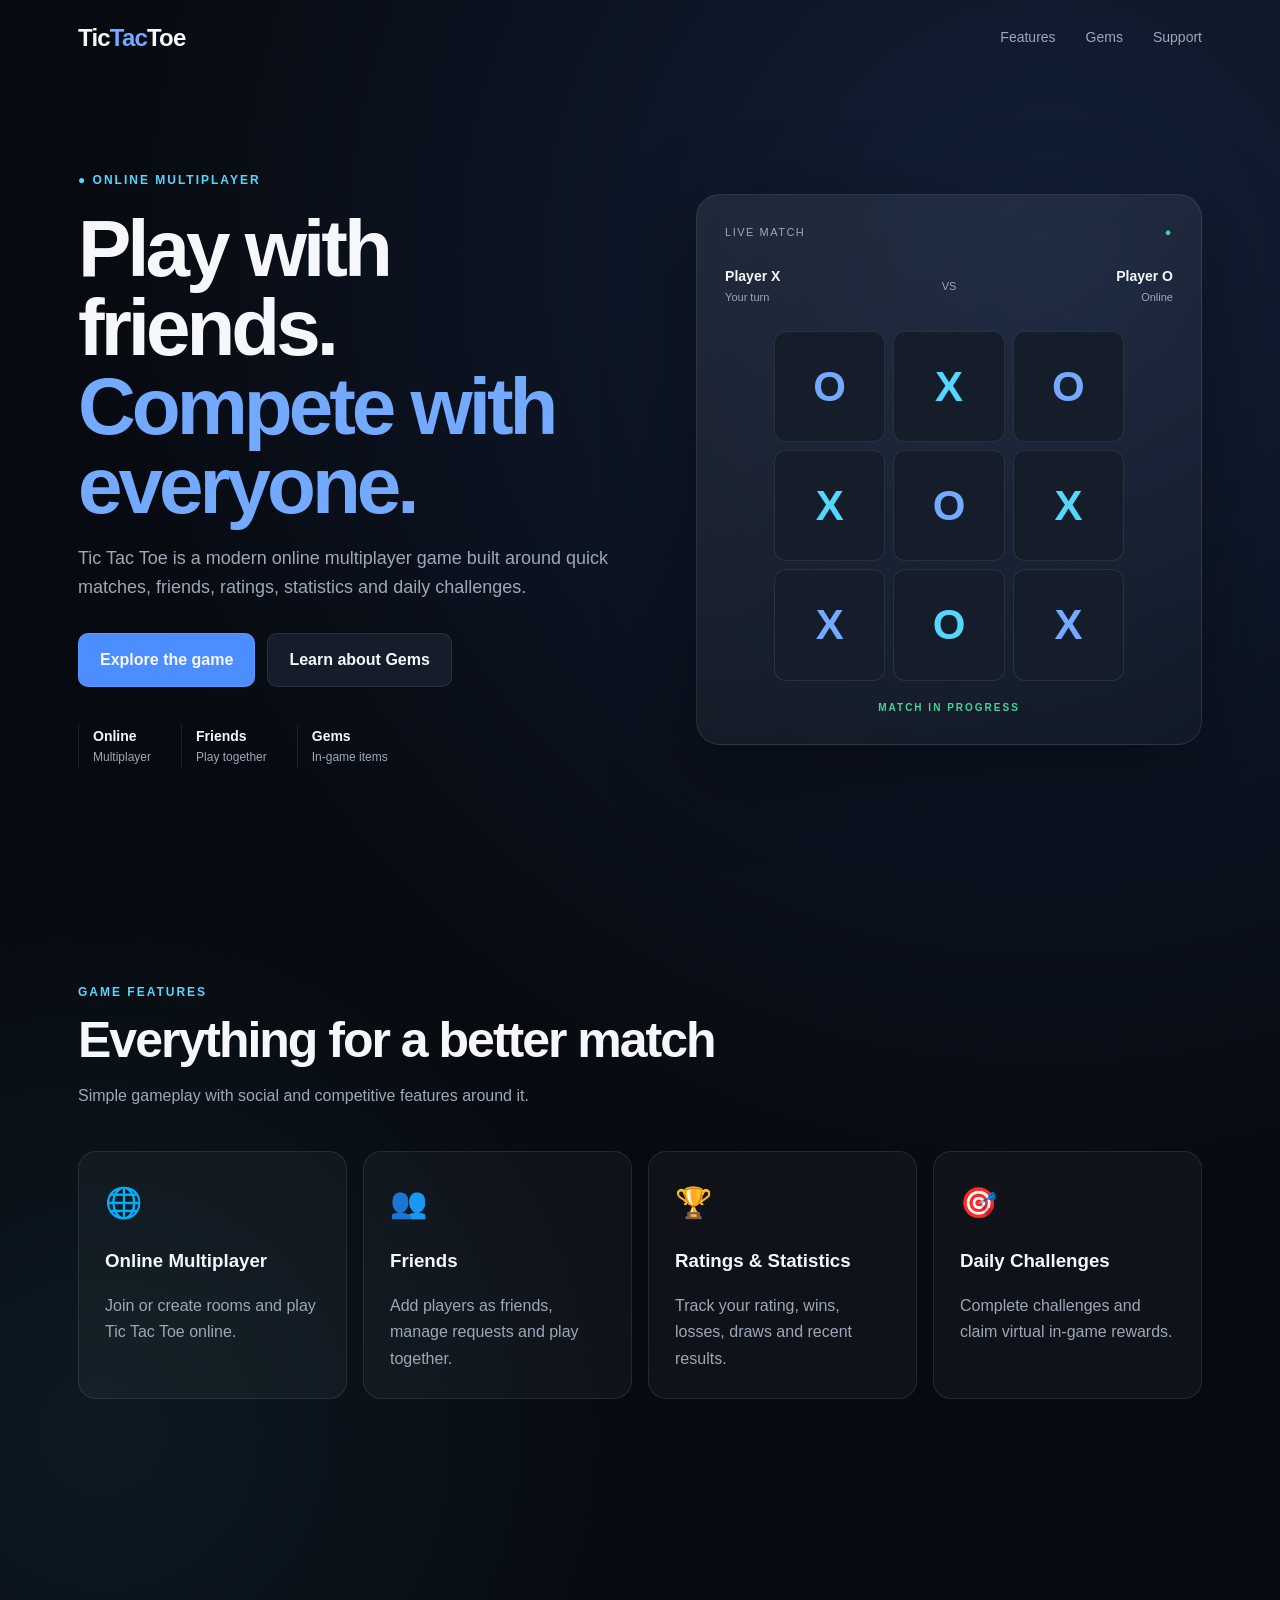
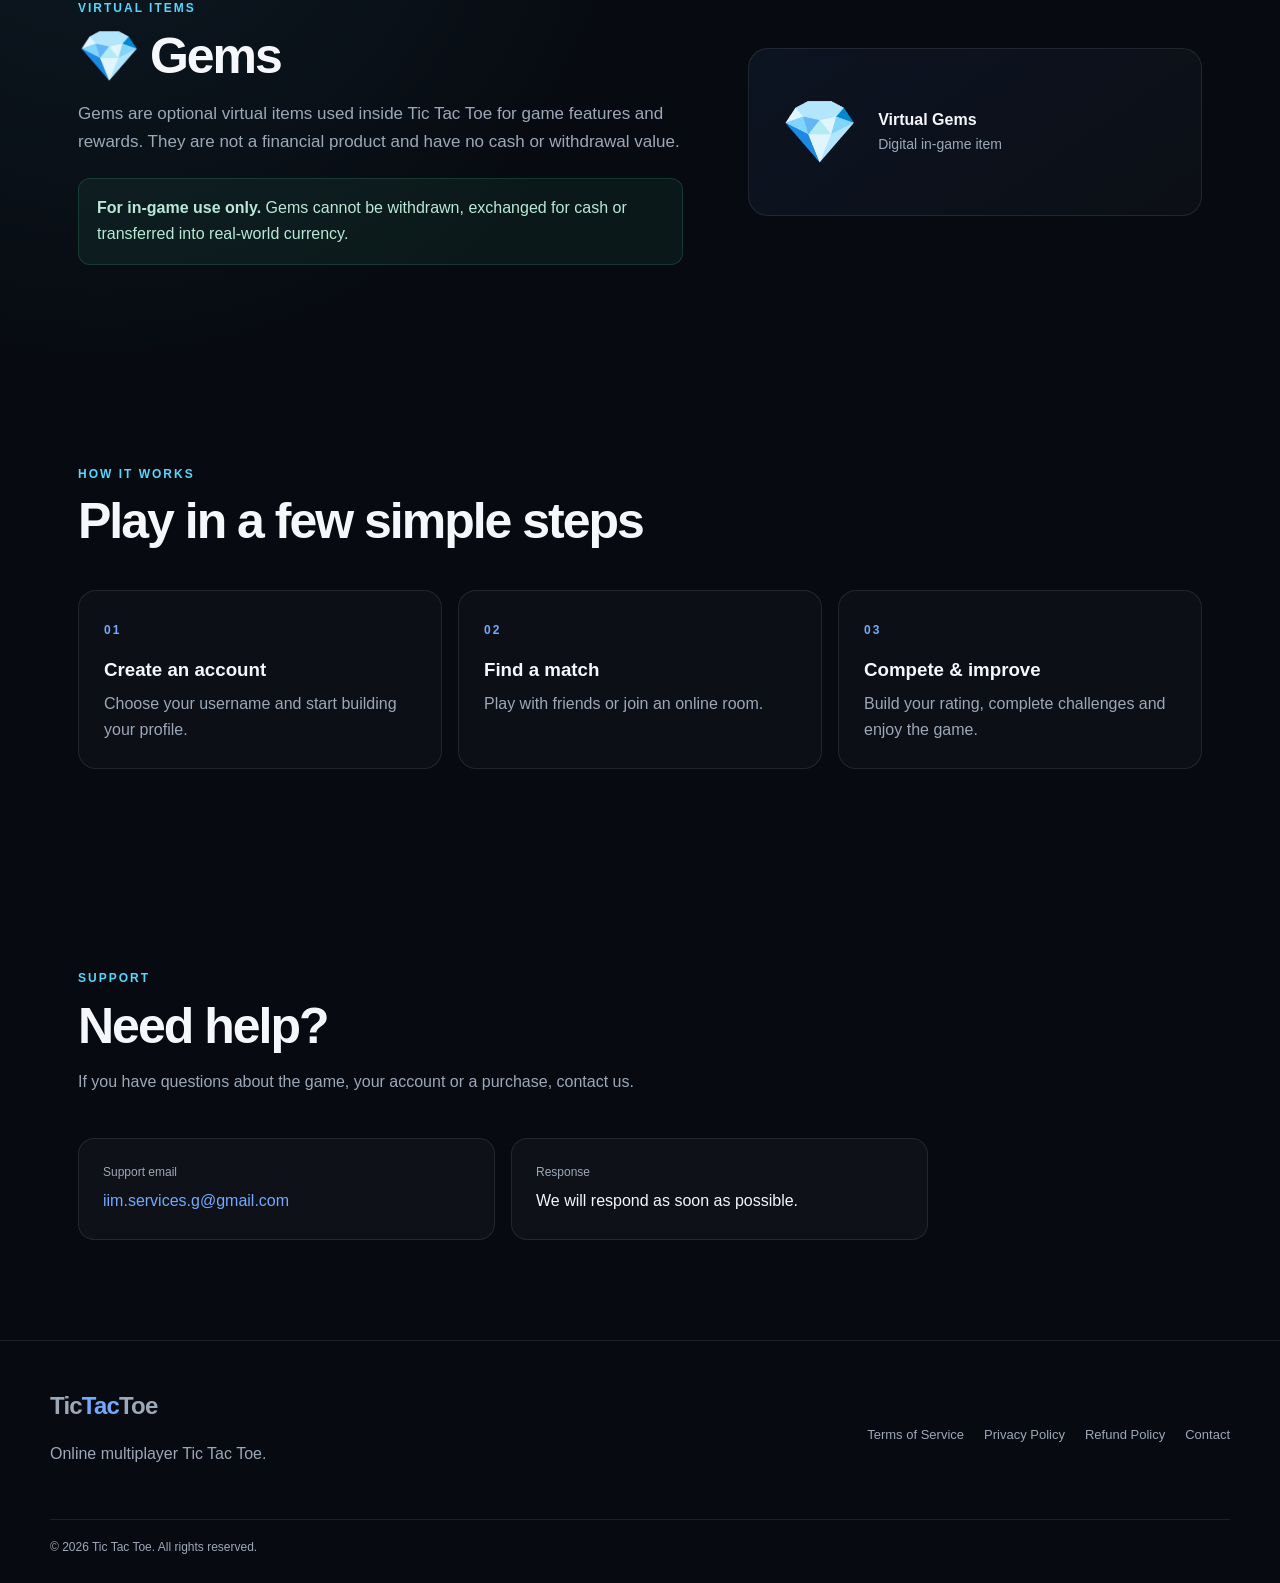
<file: index.html>
<!doctype html>
<html lang="en">
<head>
<meta charset="utf-8">
<meta name="viewport" content="width=device-width,initial-scale=1">
<meta name="description" content="Tic Tac Toe is an online multiplayer game with friends, ratings, statistics, daily challenges and virtual Gems.">
<title>Tic Tac Toe — Online Multiplayer</title>
<link rel="stylesheet" href="style.css">
</head>
<body>
<header class="nav">
  <a class="brand" href="index.html">Tic<span>Tac</span>Toe</a>
  <nav>
    <a href="#features">Features</a>
    <a href="#gems">Gems</a>
    <a href="#support">Support</a>
  </nav>
</header>

<main>
<section class="hero">
  <div class="hero-copy">
    <div class="badge">● ONLINE MULTIPLAYER</div>
    <h1>Play with friends.<br><span>Compete with everyone.</span></h1>
    <p>
      Tic Tac Toe is a modern online multiplayer game built around quick matches,
      friends, ratings, statistics and daily challenges.
    </p>
    <div class="buttons">
      <a class="button primary" href="#features">Explore the game</a>
      <a class="button secondary" href="#gems">Learn about Gems</a>
    </div>
    <div class="mini-stats">
      <div><strong>Online</strong><span>Multiplayer</span></div>
      <div><strong>Friends</strong><span>Play together</span></div>
      <div><strong>Gems</strong><span>In-game items</span></div>
    </div>
  </div>

  <div class="game-card">
    <div class="game-top"><span>LIVE MATCH</span><b>●</b></div>
    <div class="players"><div><strong>Player X</strong><span>Your turn</span></div><div class="vs">VS</div><div class="right"><strong>Player O</strong><span>Online</span></div></div>
    <div class="board">
      <div>O</div><div>X</div><div>O</div>
      <div>X</div><div>O</div><div>X</div>
      <div>X</div><div>O</div><div>X</div>
    </div>
    <div class="match-status">MATCH IN PROGRESS</div>
  </div>
</section>

<section id="features" class="section">
  <div class="heading">
    <div class="eyebrow">GAME FEATURES</div>
    <h2>Everything for a better match</h2>
    <p>Simple gameplay with social and competitive features around it.</p>
  </div>
  <div class="grid">
    <article class="card"><div class="icon">🌐</div><h3>Online Multiplayer</h3><p>Join or create rooms and play Tic Tac Toe online.</p></article>
    <article class="card"><div class="icon">👥</div><h3>Friends</h3><p>Add players as friends, manage requests and play together.</p></article>
    <article class="card"><div class="icon">🏆</div><h3>Ratings & Statistics</h3><p>Track your rating, wins, losses, draws and recent results.</p></article>
    <article class="card"><div class="icon">🎯</div><h3>Daily Challenges</h3><p>Complete challenges and claim virtual in-game rewards.</p></article>
  </div>
</section>

<section id="gems" class="section gems-section">
  <div>
    <div class="eyebrow">VIRTUAL ITEMS</div>
    <h2>💎 Gems</h2>
    <p>
      Gems are optional virtual items used inside Tic Tac Toe for
      game features and rewards. They are not a financial product and
      have no cash or withdrawal value.
    </p>
    <div class="notice">
      <strong>For in-game use only.</strong>
      Gems cannot be withdrawn, exchanged for cash or transferred into real-world currency.
    </div>
  </div>
  <div class="gem-panel">
    <div class="big-gem">💎</div>
    <div><strong>Virtual Gems</strong><span>Digital in-game item</span></div>
  </div>
</section>

<section class="section process">
  <div class="heading">
    <div class="eyebrow">HOW IT WORKS</div>
    <h2>Play in a few simple steps</h2>
  </div>
  <div class="steps">
    <div class="step"><b>01</b><h3>Create an account</h3><p>Choose your username and start building your profile.</p></div>
    <div class="step"><b>02</b><h3>Find a match</h3><p>Play with friends or join an online room.</p></div>
    <div class="step"><b>03</b><h3>Compete & improve</h3><p>Build your rating, complete challenges and enjoy the game.</p></div>
  </div>
</section>

<section id="support" class="section support">
  <div class="heading">
    <div class="eyebrow">SUPPORT</div>
    <h2>Need help?</h2>
    <p>If you have questions about the game, your account or a purchase, contact us.</p>
  </div>
  <div class="support-card">
    <div><span class="label">Support email</span><a href="mailto:iim.services.g@gmail.com">iim.services.g@gmail.com</a></div>
    <div><span class="label">Response</span><span>We will respond as soon as possible.</span></div>
  </div>
</section>
</main>

<footer>
  <div class="footer-inner">
    <div><a class="brand" href="index.html">Tic<span>Tac</span>Toe</a><p>Online multiplayer Tic Tac Toe.</p></div>
    <div class="links">
      <a href="terms.html">Terms of Service</a>
      <a href="privacy.html">Privacy Policy</a>
      <a href="refund.html">Refund Policy</a>
      <a href="mailto:iim.services.g@gmail.com">Contact</a>
    </div>
  </div>
  <div class="copyright">© 2026 Tic Tac Toe. All rights reserved.</div>
</footer>
</body>
</html>
</file>
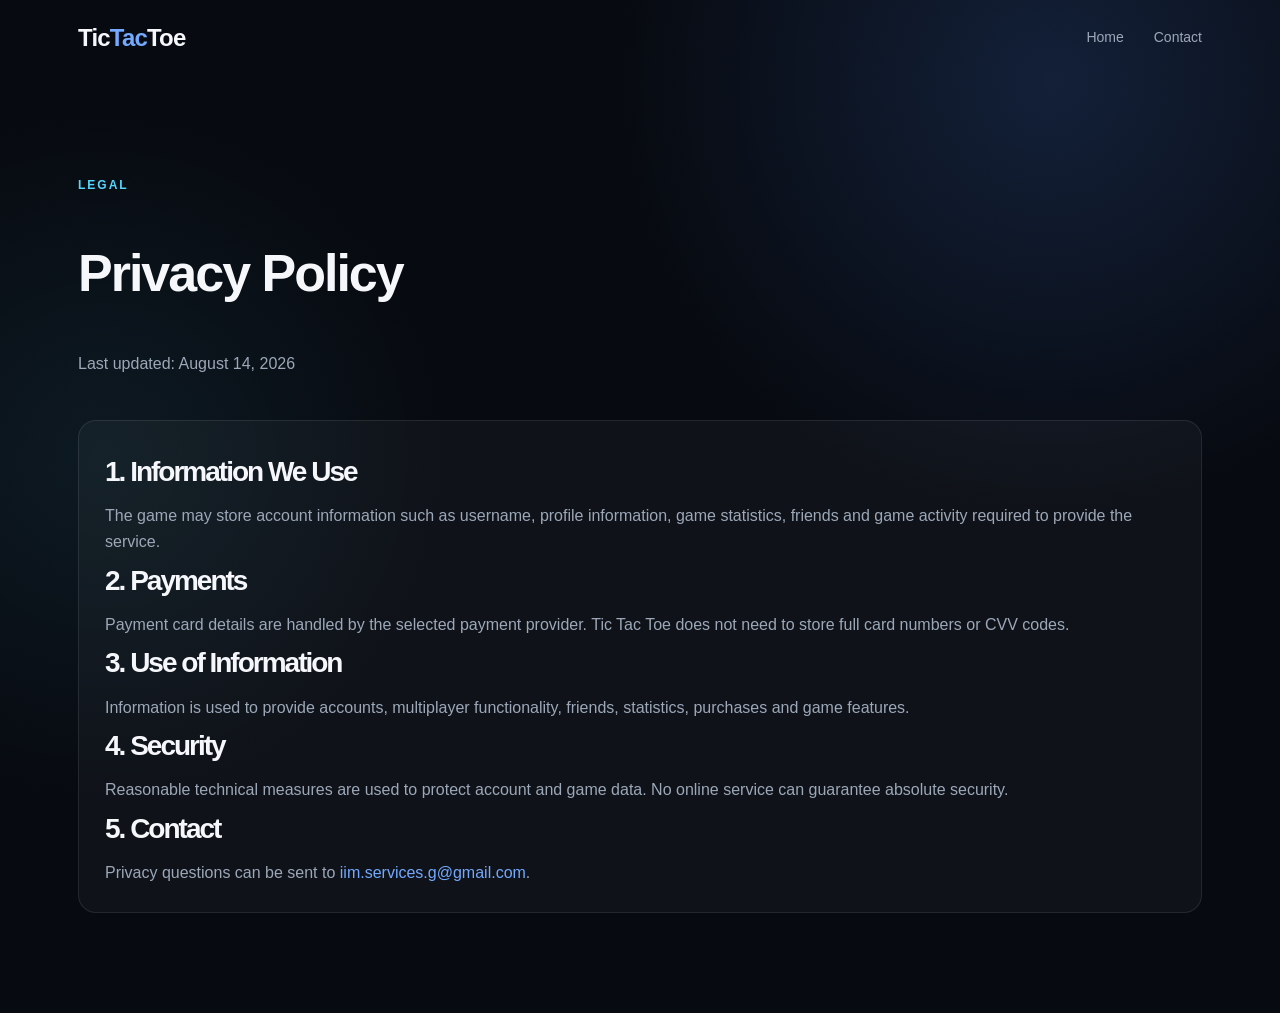
<file: privacy.html>
<!doctype html>
<html lang="en"><head><meta charset="utf-8"><meta name="viewport" content="width=device-width,initial-scale=1">
<title>Privacy Policy — Tic Tac Toe</title><link rel="stylesheet" href="style.css"></head>
<body><header class="nav"><a class="brand" href="index.html">Tic<span>Tac</span>Toe</a><nav><a href="index.html">Home</a><a href="mailto:iim.services.g@gmail.com">Contact</a></nav></header>
<main class="section"><div class="heading"><div class="eyebrow">LEGAL</div><h1 style="font-size:52px;letter-spacing:-2px">Privacy Policy</h1><p>Last updated: August 14, 2026</p></div>
<div class="card">
<h2 style="font-size:28px">1. Information We Use</h2><p>The game may store account information such as username, profile information, game statistics, friends and game activity required to provide the service.</p>
<h2 style="font-size:28px">2. Payments</h2><p>Payment card details are handled by the selected payment provider. Tic Tac Toe does not need to store full card numbers or CVV codes.</p>
<h2 style="font-size:28px">3. Use of Information</h2><p>Information is used to provide accounts, multiplayer functionality, friends, statistics, purchases and game features.</p>
<h2 style="font-size:28px">4. Security</h2><p>Reasonable technical measures are used to protect account and game data. No online service can guarantee absolute security.</p>
<h2 style="font-size:28px">5. Contact</h2><p>Privacy questions can be sent to <a style="color:var(--blue2)" href="mailto:iim.services.g@gmail.com">iim.services.g@gmail.com</a>.</p></div></main></body></html>
</file>
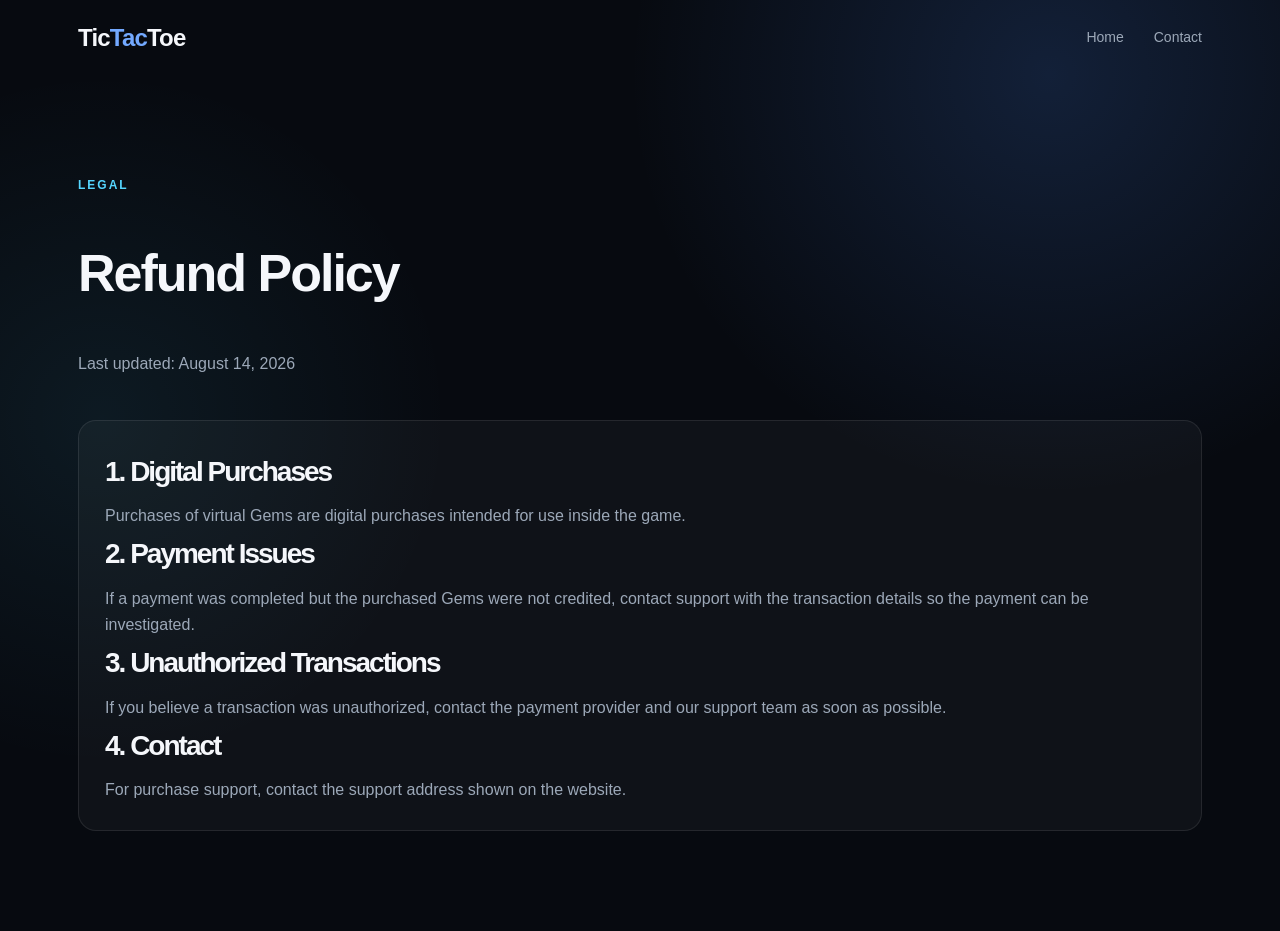
<file: refund.html>
<!doctype html>
<html lang="en"><head><meta charset="utf-8"><meta name="viewport" content="width=device-width,initial-scale=1">
<title>Refund Policy — Tic Tac Toe</title><link rel="stylesheet" href="style.css"></head>
<body><header class="nav"><a class="brand" href="index.html">Tic<span>Tac</span>Toe</a><nav><a href="index.html">Home</a><a href="mailto:iim.services.g@gmail.com">Contact</a></nav></header>
<main class="section"><div class="heading"><div class="eyebrow">LEGAL</div><h1 style="font-size:52px;letter-spacing:-2px">Refund Policy</h1><p>Last updated: August 14, 2026</p></div>
<div class="card">
<h2 style="font-size:28px">1. Digital Purchases</h2><p>Purchases of virtual Gems are digital purchases intended for use inside the game.</p>
<h2 style="font-size:28px">2. Payment Issues</h2><p>If a payment was completed but the purchased Gems were not credited, contact support with the transaction details so the payment can be investigated.</p>
<h2 style="font-size:28px">3. Unauthorized Transactions</h2><p>If you believe a transaction was unauthorized, contact the payment provider and our support team as soon as possible.</p>
<h2 style="font-size:28px">4. Contact</h2><p>For purchase support, contact the support address shown on the website.</p></div></main></body></html>
</file>
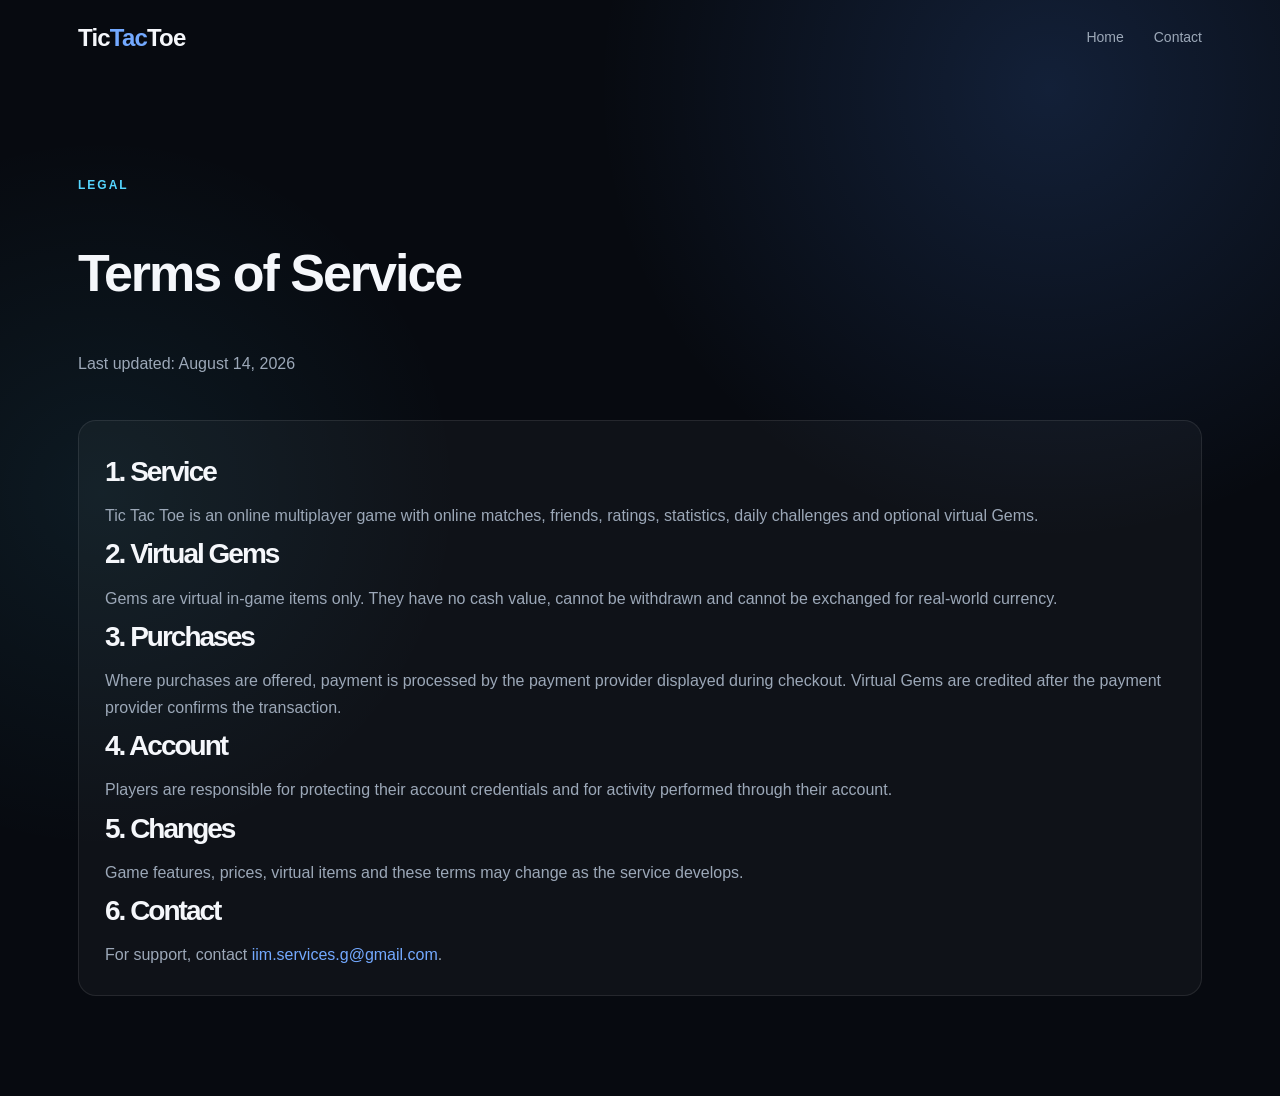
<file: terms.html>
<!doctype html>
<html lang="en"><head><meta charset="utf-8"><meta name="viewport" content="width=device-width,initial-scale=1">
<title>Terms of Service — Tic Tac Toe</title><link rel="stylesheet" href="style.css"></head>
<body><header class="nav"><a class="brand" href="index.html">Tic<span>Tac</span>Toe</a><nav><a href="index.html">Home</a><a href="mailto:iim.services.g@gmail.com">Contact</a></nav></header>
<main class="section"><div class="heading"><div class="eyebrow">LEGAL</div><h1 style="font-size:52px;letter-spacing:-2px">Terms of Service</h1><p>Last updated: August 14, 2026</p></div>
<div class="card">
<h2 style="font-size:28px">1. Service</h2><p>Tic Tac Toe is an online multiplayer game with online matches, friends, ratings, statistics, daily challenges and optional virtual Gems.</p>
<h2 style="font-size:28px">2. Virtual Gems</h2><p>Gems are virtual in-game items only. They have no cash value, cannot be withdrawn and cannot be exchanged for real-world currency.</p>
<h2 style="font-size:28px">3. Purchases</h2><p>Where purchases are offered, payment is processed by the payment provider displayed during checkout. Virtual Gems are credited after the payment provider confirms the transaction.</p>
<h2 style="font-size:28px">4. Account</h2><p>Players are responsible for protecting their account credentials and for activity performed through their account.</p>
<h2 style="font-size:28px">5. Changes</h2><p>Game features, prices, virtual items and these terms may change as the service develops.</p>
<h2 style="font-size:28px">6. Contact</h2><p>For support, contact <a style="color:var(--blue2)" href="mailto:iim.services.g@gmail.com">iim.services.g@gmail.com</a>.</p></div></main></body></html>
</file>
<file: style.css>
*{box-sizing:border-box}
html{scroll-behavior:smooth}
:root{--bg:#070a10;--surface:#0f1520;--surface2:#151d2a;--border:rgba(255,255,255,.09);--text:#f5f7fb;--muted:#9ca8b8;--blue:#4c8dff;--blue2:#73a9ff;--cyan:#55d6ff;--green:#46d39a}
body{margin:0;background:radial-gradient(circle at 82% 8%,rgba(76,141,255,.17),transparent 31%),radial-gradient(circle at 8% 45%,rgba(85,214,255,.08),transparent 27%),var(--bg);color:var(--text);font:16px/1.65 Inter,Segoe UI,Arial,sans-serif}
a{color:inherit;text-decoration:none}.nav{height:76px;max-width:1180px;margin:auto;padding:0 28px;display:flex;align-items:center;justify-content:space-between}.brand{font-size:24px;font-weight:800;letter-spacing:-.8px}.brand span,h1 span{color:var(--blue2)}
nav{display:flex;gap:30px;color:var(--muted);font-size:14px}nav a:hover,.links a:hover{color:var(--text)}
.hero{max-width:1180px;min-height:680px;margin:auto;padding:95px 28px 115px;display:grid;grid-template-columns:1.04fr .96fr;align-items:center;gap:70px}.badge,.eyebrow{color:var(--cyan);font-size:12px;font-weight:800;letter-spacing:2px}.hero h1{margin:18px 0;font-size:clamp(48px,6.8vw,80px);line-height:.99;letter-spacing:-4px}.hero-copy>p{max-width:650px;color:var(--muted);font-size:18px}.buttons{display:flex;gap:12px;margin-top:30px}.button{padding:13px 21px;border-radius:10px;font-weight:700;border:1px solid var(--border)}.primary{background:var(--blue)}.secondary{background:var(--surface2)}
.mini-stats{display:flex;gap:30px;margin-top:38px}.mini-stats div{border-left:1px solid var(--border);padding-left:14px}.mini-stats strong,.mini-stats span{display:block}.mini-stats strong{font-size:14px}.mini-stats span{color:var(--muted);font-size:12px}
.game-card{padding:28px;border:1px solid var(--border);border-radius:24px;background:linear-gradient(145deg,rgba(255,255,255,.075),rgba(255,255,255,.025));box-shadow:0 25px 90px rgba(0,0,0,.4)}.game-top{display:flex;justify-content:space-between;color:var(--muted);font-size:11px;letter-spacing:1.5px}.game-top b{color:var(--green)}.players{display:grid;grid-template-columns:1fr auto 1fr;align-items:center;gap:14px;margin:24px 0}.players strong,.players span{display:block}.players strong{font-size:14px}.players span{font-size:11px;color:var(--muted)}.players .right{text-align:right}.vs{color:var(--muted);font-size:11px}.board{max-width:350px;margin:auto;display:grid;grid-template-columns:repeat(3,1fr);gap:8px}.board div{aspect-ratio:1;display:grid;place-items:center;border-radius:12px;background:var(--surface2);border:1px solid var(--border);font-size:42px;font-weight:800}.board div:nth-child(odd){color:var(--blue2)}.board div:nth-child(even){color:var(--cyan)}.match-status{text-align:center;color:var(--green);font-size:10px;font-weight:800;letter-spacing:2px;margin-top:19px}
.section{max-width:1180px;margin:auto;padding:100px 28px}.heading{max-width:720px;margin-bottom:42px}.heading h2,.section h2{margin:10px 0;font-size:clamp(32px,4vw,50px);line-height:1.08;letter-spacing:-2px}.heading p{color:var(--muted)}.grid{display:grid;grid-template-columns:repeat(4,1fr);gap:16px}.card{background:rgba(255,255,255,.035);border:1px solid var(--border);border-radius:18px;padding:26px}.icon{font-size:30px;margin-bottom:18px}.card h3{margin:0 0 8px}.card p{color:var(--muted);margin-bottom:0}
.gems-section{display:grid;grid-template-columns:1fr .75fr;gap:65px;align-items:center}.gems-section>div>p{color:var(--muted);font-size:17px;max-width:680px}.notice{margin-top:22px;padding:16px 18px;border-radius:12px;background:rgba(70,211,154,.07);border:1px solid rgba(70,211,154,.18);color:#b9e9d5}.gem-panel{padding:32px;display:flex;align-items:center;gap:20px;background:linear-gradient(145deg,rgba(76,141,255,.08),rgba(255,255,255,.025));border:1px solid var(--border);border-radius:20px}.big-gem{font-size:62px}.gem-panel strong,.gem-panel span{display:block}.gem-panel span{color:var(--muted);font-size:14px}
.steps{display:grid;grid-template-columns:repeat(3,1fr);gap:16px}.step{padding:25px;border:1px solid var(--border);border-radius:18px;background:rgba(255,255,255,.025)}.step>b{color:var(--blue2);font-size:12px;letter-spacing:2px}.step h3{margin:12px 0 5px}.step p{color:var(--muted);margin:0}
.support-card{display:grid;grid-template-columns:1fr 1fr;gap:16px;max-width:850px}.support-card>div{padding:24px;border:1px solid var(--border);border-radius:16px;background:rgba(255,255,255,.03)}.label{display:block;color:var(--muted);font-size:12px;margin-bottom:6px}.support-card a{color:var(--blue2);word-break:break-word}
footer{border-top:1px solid var(--border);padding:45px 28px 25px;color:var(--muted)}.footer-inner{max-width:1180px;margin:auto;display:flex;justify-content:space-between;gap:30px}.links{display:flex;gap:20px;align-items:center;font-size:13px}.copyright{max-width:1180px;margin:35px auto 0;padding-top:18px;border-top:1px solid var(--border);font-size:12px}
@media(max-width:850px){nav{display:none}.hero,.gems-section{grid-template-columns:1fr;gap:42px}.grid{grid-template-columns:1fr 1fr}.steps{grid-template-columns:1fr}.support-card{grid-template-columns:1fr}.hero{padding-top:55px}}
@media(max-width:560px){.hero h1{letter-spacing:-2px}.grid{grid-template-columns:1fr}.footer-inner{flex-direction:column}.links{flex-direction:column;align-items:flex-start}.mini-stats{gap:15px}}
</file>
